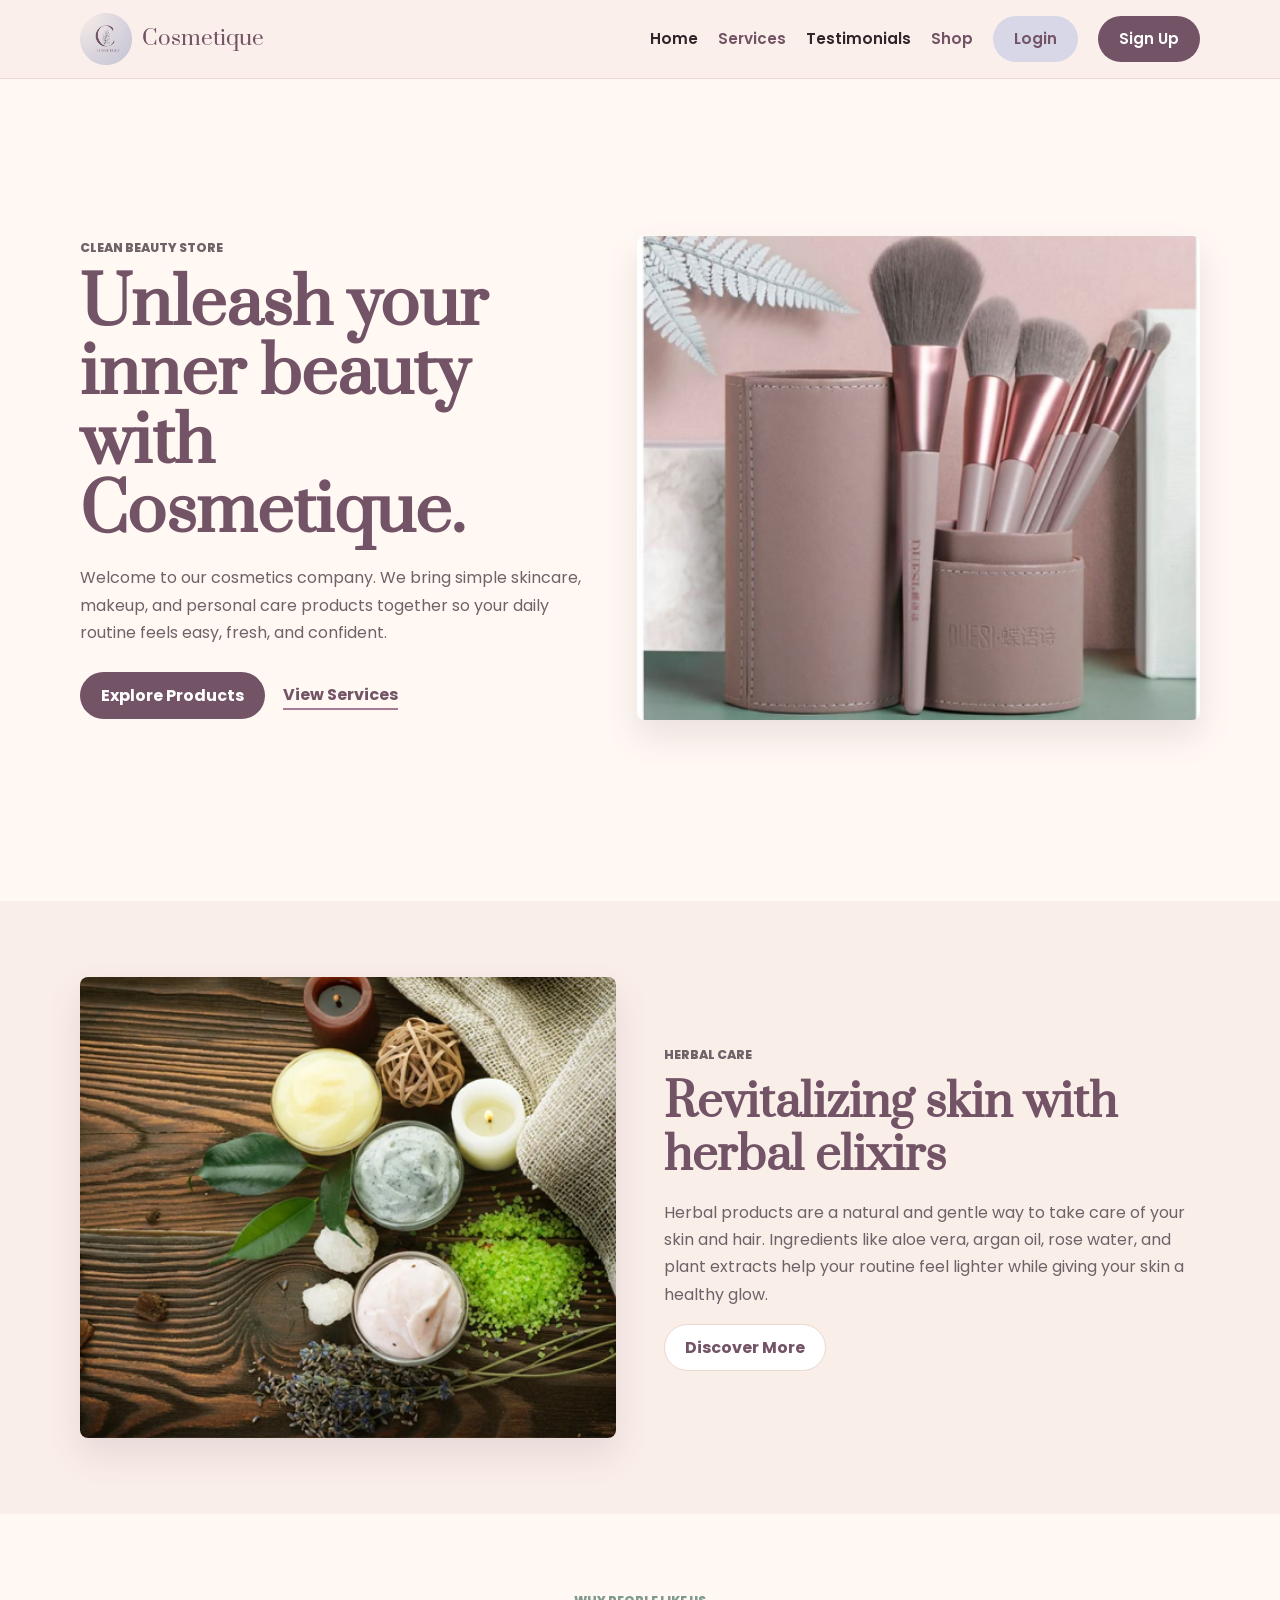
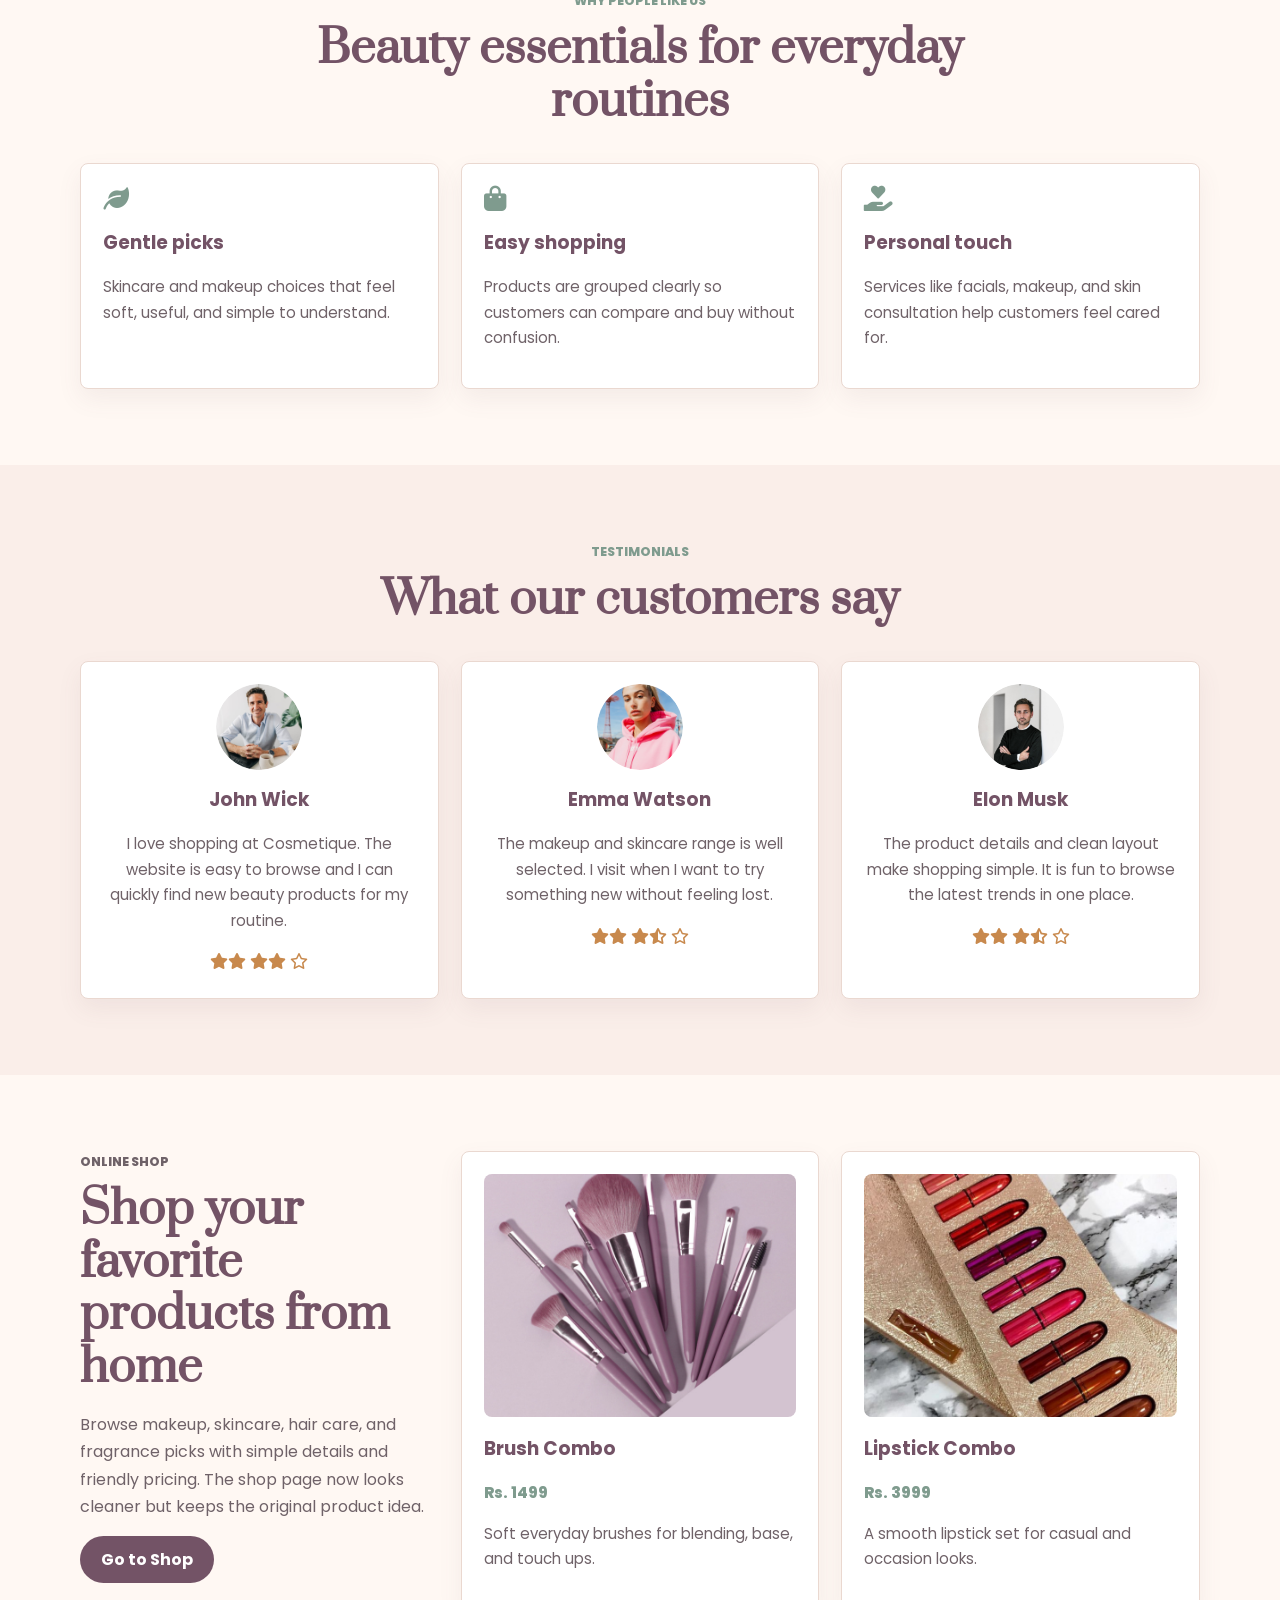
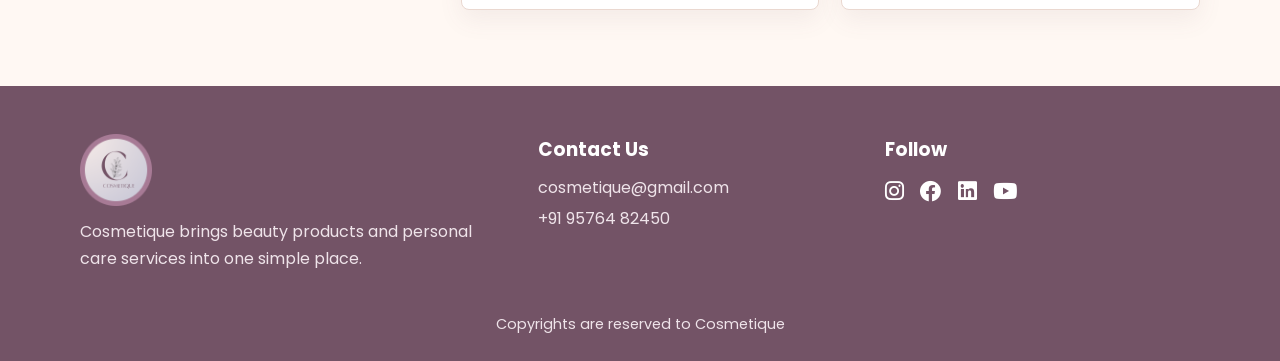
<file: cosmetique-improved/index.html>
<!DOCTYPE html>
<html lang="en">
  <head>
    <meta charset="UTF-8" />
    <meta name="viewport" content="width=device-width, initial-scale=1.0" />
    <title>Cosmetique | Beauty and Skin Care</title>
    <link rel="stylesheet" href="css/style.css" />
    <link
      rel="stylesheet"
      href="https://cdnjs.cloudflare.com/ajax/libs/font-awesome/6.0.0/css/all.min.css"
    />
  </head>
  <body>
    <header class="site-header">
      <div class="wrapper nav-wrapper">
        <a class="brand" href="index.html" aria-label="Cosmetique home">
          <img src="assets/img/Ellipse 1.png" alt="Cosmetique logo" />
          <span>Cosmetique</span>
        </a>

        <button class="menu-toggle" type="button" aria-label="Open menu">
          <span></span>
          <span></span>
          <span></span>
        </button>

        <nav class="navbar" aria-label="Main navigation">
          <button class="close-nav" type="button" aria-label="Close menu">x</button>
          <a href="index.html">Home</a>
          <a href="service.html">Services</a>
          <a href="index.html#testimonials">Testimonials</a>
          <a href="shop.html">Shop</a>
          <a href="login.html" class="nav-btn">Login</a>
          <a href="signup.html" class="nav-btn filled">Sign Up</a>
        </nav>
      </div>
    </header>

    <main>
      <section class="hero wrapper">
        <div class="hero-text reveal">
          <p class="eyebrow">Clean beauty store</p>
          <h1>Unleash your inner beauty with Cosmetique.</h1>
          <p>
            Welcome to our cosmetics company. We bring simple skincare, makeup,
            and personal care products together so your daily routine feels easy,
            fresh, and confident.
          </p>
          <div class="hero-actions">
            <a class="button" href="shop.html">Explore Products</a>
            <a class="text-link" href="service.html">View Services</a>
          </div>
        </div>
        <div class="hero-image reveal">
          <img src="assets/img/Rectangle 27.png" alt="Makeup brushes and beauty products" />
        </div>
      </section>

      <section class="section soft-section">
        <div class="wrapper split">
          <div class="image-panel reveal">
            <img src="assets/img/as2.jpg" alt="Herbal skin care creams and leaves" />
          </div>
          <div class="content-panel reveal">
            <p class="eyebrow">Herbal care</p>
            <h2>Revitalizing skin with herbal elixirs</h2>
            <p>
              Herbal products are a natural and gentle way to take care of your
              skin and hair. Ingredients like aloe vera, argan oil, rose water,
              and plant extracts help your routine feel lighter while giving your
              skin a healthy glow.
            </p>
            <a class="button light" href="service.html">Discover More</a>
          </div>
        </div>
      </section>

      <section class="section wrapper">
        <div class="section-heading">
          <p class="eyebrow">Why people like us</p>
          <h2>Beauty essentials for everyday routines</h2>
        </div>
        <div class="feature-grid">
          <article class="feature-card reveal">
            <i class="fa-solid fa-leaf"></i>
            <h3>Gentle picks</h3>
            <p>Skincare and makeup choices that feel soft, useful, and simple to understand.</p>
          </article>
          <article class="feature-card reveal">
            <i class="fa-solid fa-bag-shopping"></i>
            <h3>Easy shopping</h3>
            <p>Products are grouped clearly so customers can compare and buy without confusion.</p>
          </article>
          <article class="feature-card reveal">
            <i class="fa-solid fa-hand-holding-heart"></i>
            <h3>Personal touch</h3>
            <p>Services like facials, makeup, and skin consultation help customers feel cared for.</p>
          </article>
        </div>
      </section>

      <section class="section soft-section" id="testimonials">
        <div class="wrapper">
          <div class="section-heading">
            <p class="eyebrow">Testimonials</p>
            <h2>What our customers say</h2>
          </div>
          <div class="card-grid testimonials">
            <article class="review-card reveal">
              <img src="assets/img/Ellipse 4.png" alt="Customer profile" />
              <h3>John Wick</h3>
              <p>
                I love shopping at Cosmetique. The website is easy to browse and
                I can quickly find new beauty products for my routine.
              </p>
              <div class="stars" aria-label="4 out of 5 stars">
                <i class="fa-solid fa-star"></i><i class="fa-solid fa-star"></i>
                <i class="fa-solid fa-star"></i><i class="fa-solid fa-star"></i>
                <i class="fa-regular fa-star"></i>
              </div>
            </article>
            <article class="review-card reveal">
              <img src="assets/img/commentor-3.png" alt="Customer profile" />
              <h3>Emma Watson</h3>
              <p>
                The makeup and skincare range is well selected. I visit when I
                want to try something new without feeling lost.
              </p>
              <div class="stars" aria-label="4 out of 5 stars">
                <i class="fa-solid fa-star"></i><i class="fa-solid fa-star"></i>
                <i class="fa-solid fa-star"></i><i class="fa-solid fa-star-half-stroke"></i>
                <i class="fa-regular fa-star"></i>
              </div>
            </article>
            <article class="review-card reveal">
              <img src="assets/img/Ellipse 17.png" alt="Customer profile" />
              <h3>Elon Musk</h3>
              <p>
                The product details and clean layout make shopping simple. It is
                fun to browse the latest trends in one place.
              </p>
              <div class="stars" aria-label="4 out of 5 stars">
                <i class="fa-solid fa-star"></i><i class="fa-solid fa-star"></i>
                <i class="fa-solid fa-star"></i><i class="fa-solid fa-star-half-stroke"></i>
                <i class="fa-regular fa-star"></i>
              </div>
            </article>
          </div>
        </div>
      </section>

      <section class="section wrapper">
        <div class="shop-preview">
          <div class="content-panel reveal">
            <p class="eyebrow">Online shop</p>
            <h2>Shop your favorite products from home</h2>
            <p>
              Browse makeup, skincare, hair care, and fragrance picks with
              simple details and friendly pricing. The shop page now looks
              cleaner but keeps the original product idea.
            </p>
            <a class="button" href="shop.html">Go to Shop</a>
          </div>
          <article class="product-card reveal">
            <img src="assets/img/Rectangle 30.png" alt="Brush combo" />
            <div>
              <h3>Brush Combo</h3>
              <p class="price">Rs. 1499</p>
              <p>Soft everyday brushes for blending, base, and touch ups.</p>
            </div>
          </article>
          <article class="product-card reveal">
            <img src="assets/img/Rectangle 31.png" alt="Lipstick combo" />
            <div>
              <h3>Lipstick Combo</h3>
              <p class="price">Rs. 3999</p>
              <p>A smooth lipstick set for casual and occasion looks.</p>
            </div>
          </article>
        </div>
      </section>
    </main>

    <footer class="site-footer">
      <div class="wrapper footer-grid">
        <div>
          <img class="footer-logo" src="assets/img/Ellipse 11.png" alt="Cosmetique logo" />
          <p>Cosmetique brings beauty products and personal care services into one simple place.</p>
        </div>
        <div>
          <h3>Contact Us</h3>
          <p>cosmetique@gmail.com</p>
          <p>+91 95764 82450</p>
        </div>
        <div>
          <h3>Follow</h3>
          <div class="social">
            <a href="https://www.instagram.com/__cosmetique.co/" target="_blank" aria-label="Instagram"><i class="fa-brands fa-instagram"></i></a>
            <a href="shop.html" aria-label="Facebook"><i class="fa-brands fa-facebook"></i></a>
            <a href="service.html" aria-label="LinkedIn"><i class="fa-brands fa-linkedin"></i></a>
            <a href="shop.html" aria-label="YouTube"><i class="fa-brands fa-youtube"></i></a>
          </div>
        </div>
      </div>
      <p class="copyright">Copyrights are reserved to Cosmetique</p>
    </footer>

    <script src="js/app.js"></script>
  </body>
</html>
</file>
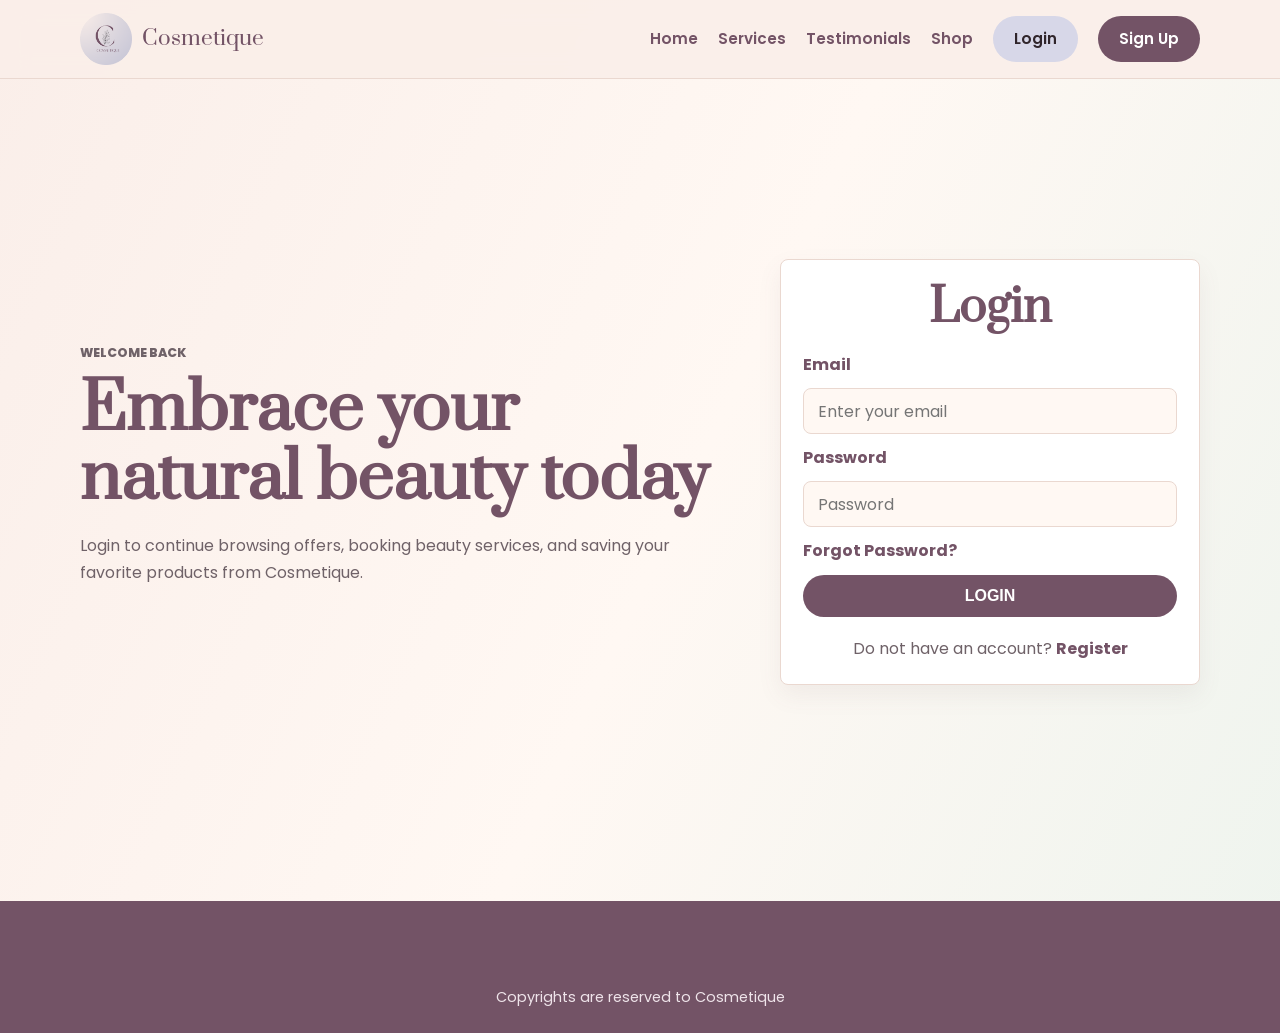
<file: cosmetique-improved/login.html>
<!DOCTYPE html>
<html lang="en">
  <head>
    <meta charset="UTF-8" />
    <meta name="viewport" content="width=device-width, initial-scale=1.0" />
    <title>Cosmetique | Login</title>
    <link rel="stylesheet" href="css/style.css" />
    <link
      rel="stylesheet"
      href="https://cdnjs.cloudflare.com/ajax/libs/font-awesome/6.0.0/css/all.min.css"
    />
  </head>
  <body class="auth-body">
    <header class="site-header">
      <div class="wrapper nav-wrapper">
        <a class="brand" href="index.html" aria-label="Cosmetique home">
          <img src="assets/img/Ellipse 1.png" alt="Cosmetique logo" />
          <span>Cosmetique</span>
        </a>
        <button class="menu-toggle" type="button" aria-label="Open menu"><span></span><span></span><span></span></button>
        <nav class="navbar" aria-label="Main navigation">
          <button class="close-nav" type="button" aria-label="Close menu">x</button>
          <a href="index.html">Home</a>
          <a href="service.html">Services</a>
          <a href="index.html#testimonials">Testimonials</a>
          <a href="shop.html">Shop</a>
          <a href="login.html" class="nav-btn">Login</a>
          <a href="signup.html" class="nav-btn filled">Sign Up</a>
        </nav>
      </div>
    </header>

    <main class="auth-layout wrapper page-top">
      <section class="auth-copy reveal">
        <p class="eyebrow">Welcome back</p>
        <h1>Embrace your natural beauty today</h1>
        <p>
          Login to continue browsing offers, booking beauty services, and saving
          your favorite products from Cosmetique.
        </p>
      </section>

      <form class="auth-card reveal" data-auth-form>
        <h2>Login</h2>
        <label for="email">Email</label>
        <input id="email" type="email" placeholder="Enter your email" required />

        <label for="password">Password</label>
        <input id="password" type="password" placeholder="Password" required />

        <a href="signup.html" class="form-link">Forgot Password?</a>
        <button type="submit" class="button full">Login</button>
        <p class="form-note">Do not have an account? <a href="signup.html">Register</a></p>
      </form>
    </main>

    <footer class="site-footer">
      <p class="copyright">Copyrights are reserved to Cosmetique</p>
    </footer>

    <script src="js/app.js"></script>
  </body>
</html>
</file>
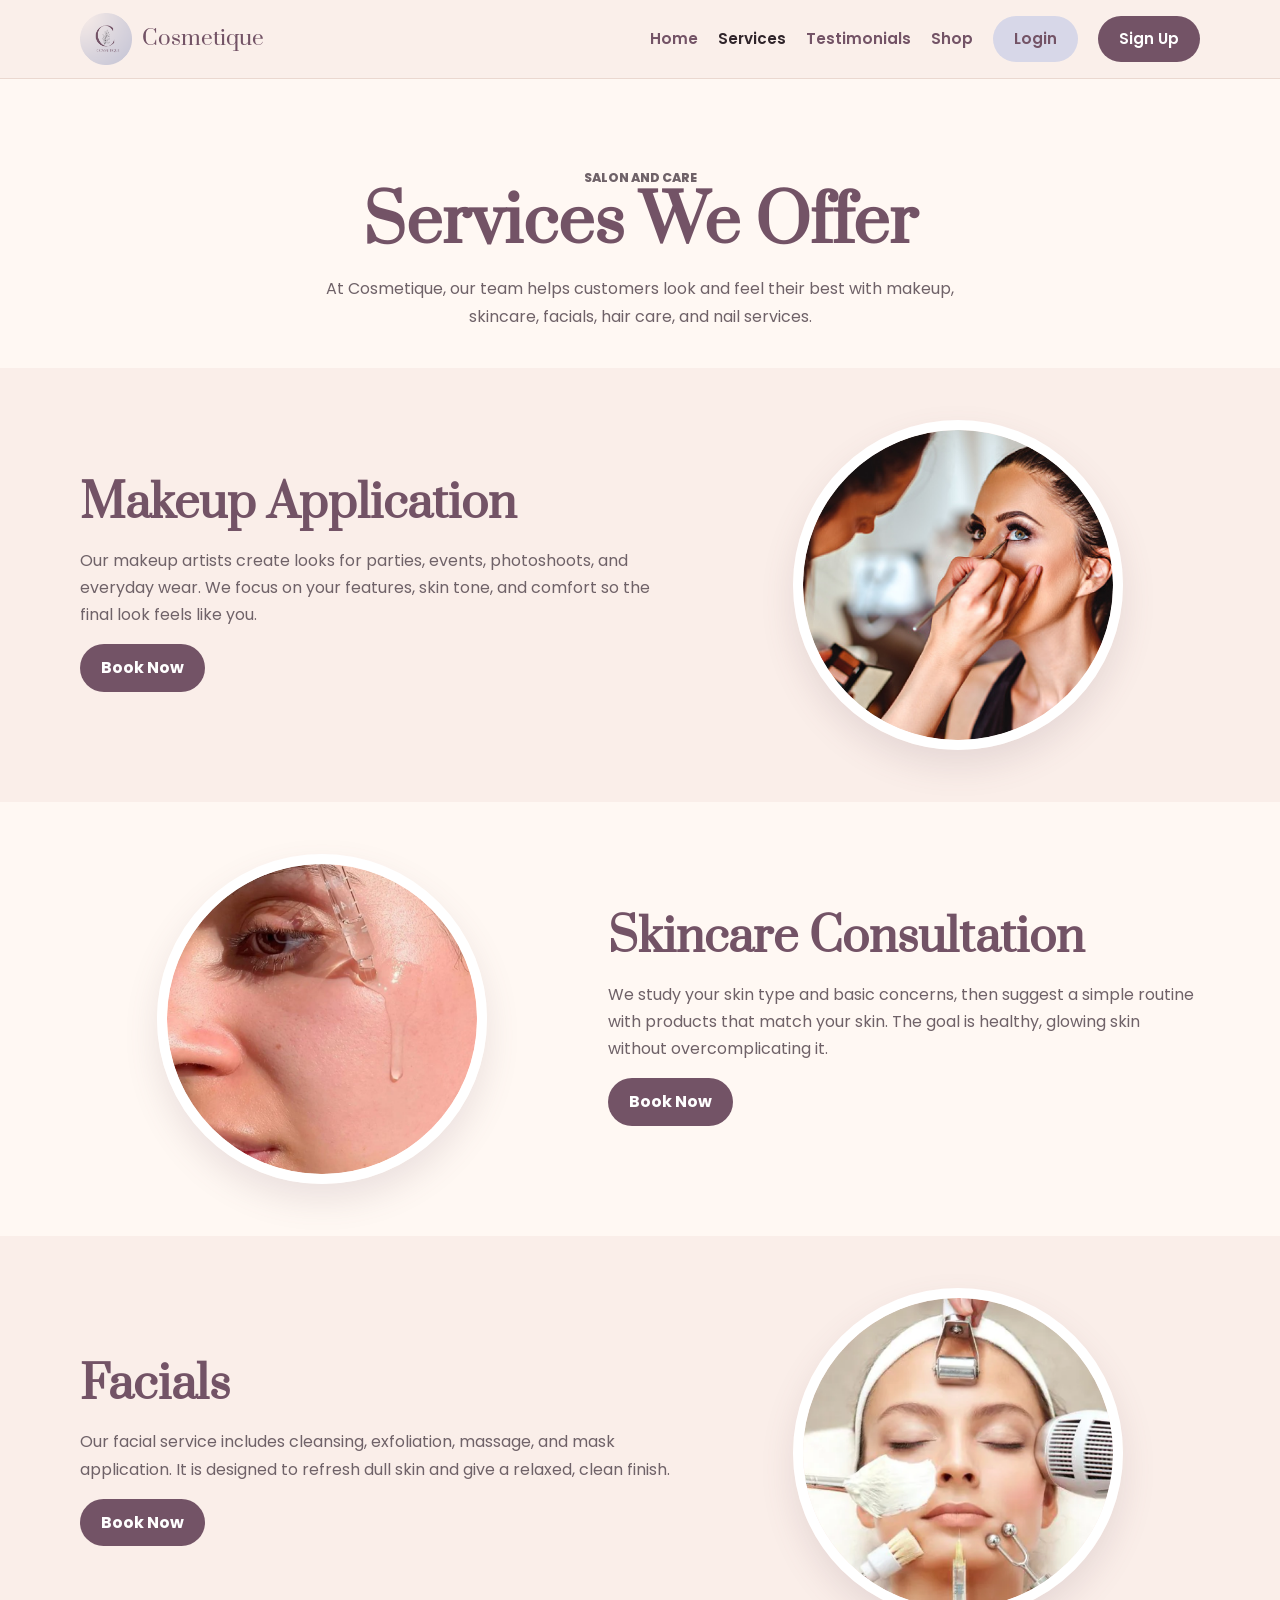
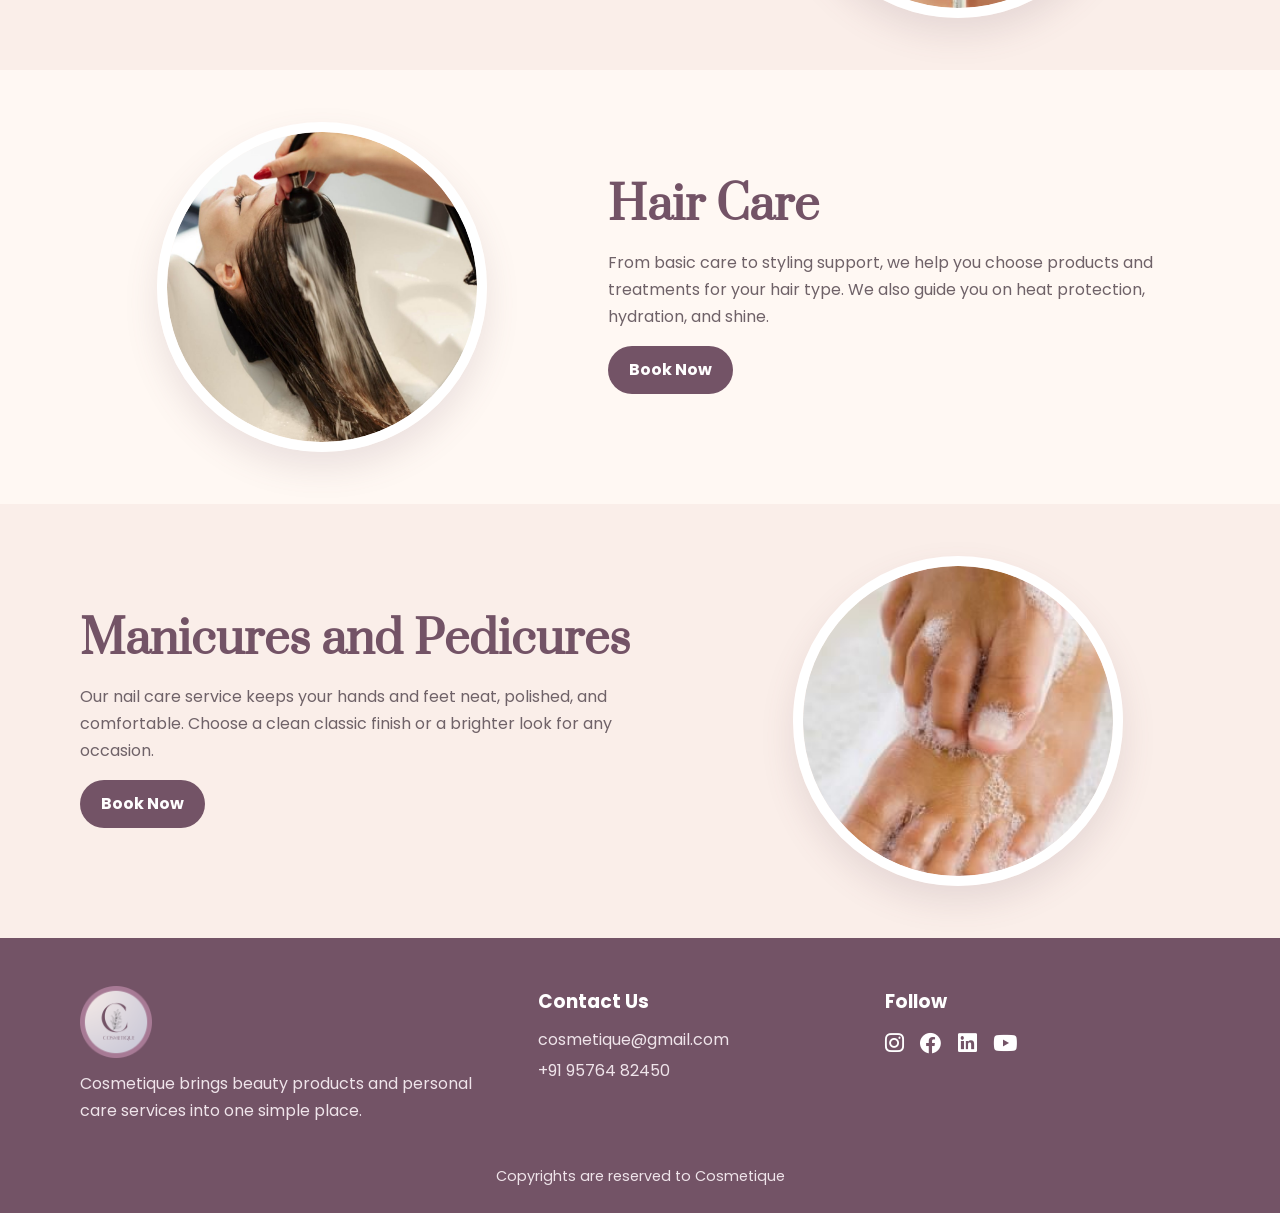
<file: cosmetique-improved/service.html>
<!DOCTYPE html>
<html lang="en">
  <head>
    <meta charset="UTF-8" />
    <meta name="viewport" content="width=device-width, initial-scale=1.0" />
    <title>Cosmetique | Services</title>
    <link rel="stylesheet" href="css/style.css" />
    <link
      rel="stylesheet"
      href="https://cdnjs.cloudflare.com/ajax/libs/font-awesome/6.0.0/css/all.min.css"
    />
  </head>
  <body>
    <header class="site-header">
      <div class="wrapper nav-wrapper">
        <a class="brand" href="index.html" aria-label="Cosmetique home">
          <img src="assets/img/Ellipse 1.png" alt="Cosmetique logo" />
          <span>Cosmetique</span>
        </a>
        <button class="menu-toggle" type="button" aria-label="Open menu"><span></span><span></span><span></span></button>
        <nav class="navbar" aria-label="Main navigation">
          <button class="close-nav" type="button" aria-label="Close menu">x</button>
          <a href="index.html">Home</a>
          <a href="service.html">Services</a>
          <a href="index.html#testimonials">Testimonials</a>
          <a href="shop.html">Shop</a>
          <a href="login.html" class="nav-btn">Login</a>
          <a href="signup.html" class="nav-btn filled">Sign Up</a>
        </nav>
      </div>
    </header>

    <main class="page-top">
      <section class="wrapper page-intro reveal">
        <p class="eyebrow">Salon and care</p>
        <h1>Services We Offer</h1>
        <p>
          At Cosmetique, our team helps customers look and feel their best with
          makeup, skincare, facials, hair care, and nail services.
        </p>
      </section>

      <section class="service-list">
        <article class="service-row soft-section">
          <div class="wrapper service-inner">
            <div class="service-copy reveal">
              <h2>Makeup Application</h2>
              <p>
                Our makeup artists create looks for parties, events, photoshoots,
                and everyday wear. We focus on your features, skin tone, and
                comfort so the final look feels like you.
              </p>
              <a class="button" href="login.html">Book Now</a>
            </div>
            <img class="service-photo reveal" src="assets/img/Ellipse 28.png" alt="Makeup service" />
          </div>
        </article>

        <article class="service-row">
          <div class="wrapper service-inner reverse">
            <img class="service-photo reveal" src="assets/img/Ellipse 24.png" alt="Skincare consultation" />
            <div class="service-copy reveal">
              <h2>Skincare Consultation</h2>
              <p>
                We study your skin type and basic concerns, then suggest a simple
                routine with products that match your skin. The goal is healthy,
                glowing skin without overcomplicating it.
              </p>
              <a class="button" href="login.html">Book Now</a>
            </div>
          </div>
        </article>

        <article class="service-row soft-section">
          <div class="wrapper service-inner">
            <div class="service-copy reveal">
              <h2>Facials</h2>
              <p>
                Our facial service includes cleansing, exfoliation, massage, and
                mask application. It is designed to refresh dull skin and give a
                relaxed, clean finish.
              </p>
              <a class="button" href="login.html">Book Now</a>
            </div>
            <img class="service-photo reveal" src="assets/img/Ellipse 27.png" alt="Facial service" />
          </div>
        </article>

        <article class="service-row">
          <div class="wrapper service-inner reverse">
            <img class="service-photo reveal" src="assets/img/Ellipse 26.png" alt="Hair care service" />
            <div class="service-copy reveal">
              <h2>Hair Care</h2>
              <p>
                From basic care to styling support, we help you choose products
                and treatments for your hair type. We also guide you on heat
                protection, hydration, and shine.
              </p>
              <a class="button" href="login.html">Book Now</a>
            </div>
          </div>
        </article>

        <article class="service-row soft-section">
          <div class="wrapper service-inner">
            <div class="service-copy reveal">
              <h2>Manicures and Pedicures</h2>
              <p>
                Our nail care service keeps your hands and feet neat, polished,
                and comfortable. Choose a clean classic finish or a brighter look
                for any occasion.
              </p>
              <a class="button" href="login.html">Book Now</a>
            </div>
            <img class="service-photo reveal" src="assets/img/Ellipse 25.png" alt="Manicure and pedicure service" />
          </div>
        </article>
      </section>
    </main>

    <footer class="site-footer">
      <div class="wrapper footer-grid">
        <div>
          <img class="footer-logo" src="assets/img/Ellipse 11.png" alt="Cosmetique logo" />
          <p>Cosmetique brings beauty products and personal care services into one simple place.</p>
        </div>
        <div>
          <h3>Contact Us</h3>
          <p>cosmetique@gmail.com</p>
          <p>+91 95764 82450</p>
        </div>
        <div>
          <h3>Follow</h3>
          <div class="social">
            <a href="https://www.instagram.com/__cosmetique.co/" target="_blank" aria-label="Instagram"><i class="fa-brands fa-instagram"></i></a>
            <a href="shop.html" aria-label="Facebook"><i class="fa-brands fa-facebook"></i></a>
            <a href="service.html" aria-label="LinkedIn"><i class="fa-brands fa-linkedin"></i></a>
            <a href="shop.html" aria-label="YouTube"><i class="fa-brands fa-youtube"></i></a>
          </div>
        </div>
      </div>
      <p class="copyright">Copyrights are reserved to Cosmetique</p>
    </footer>

    <script src="js/app.js"></script>
  </body>
</html>
</file>
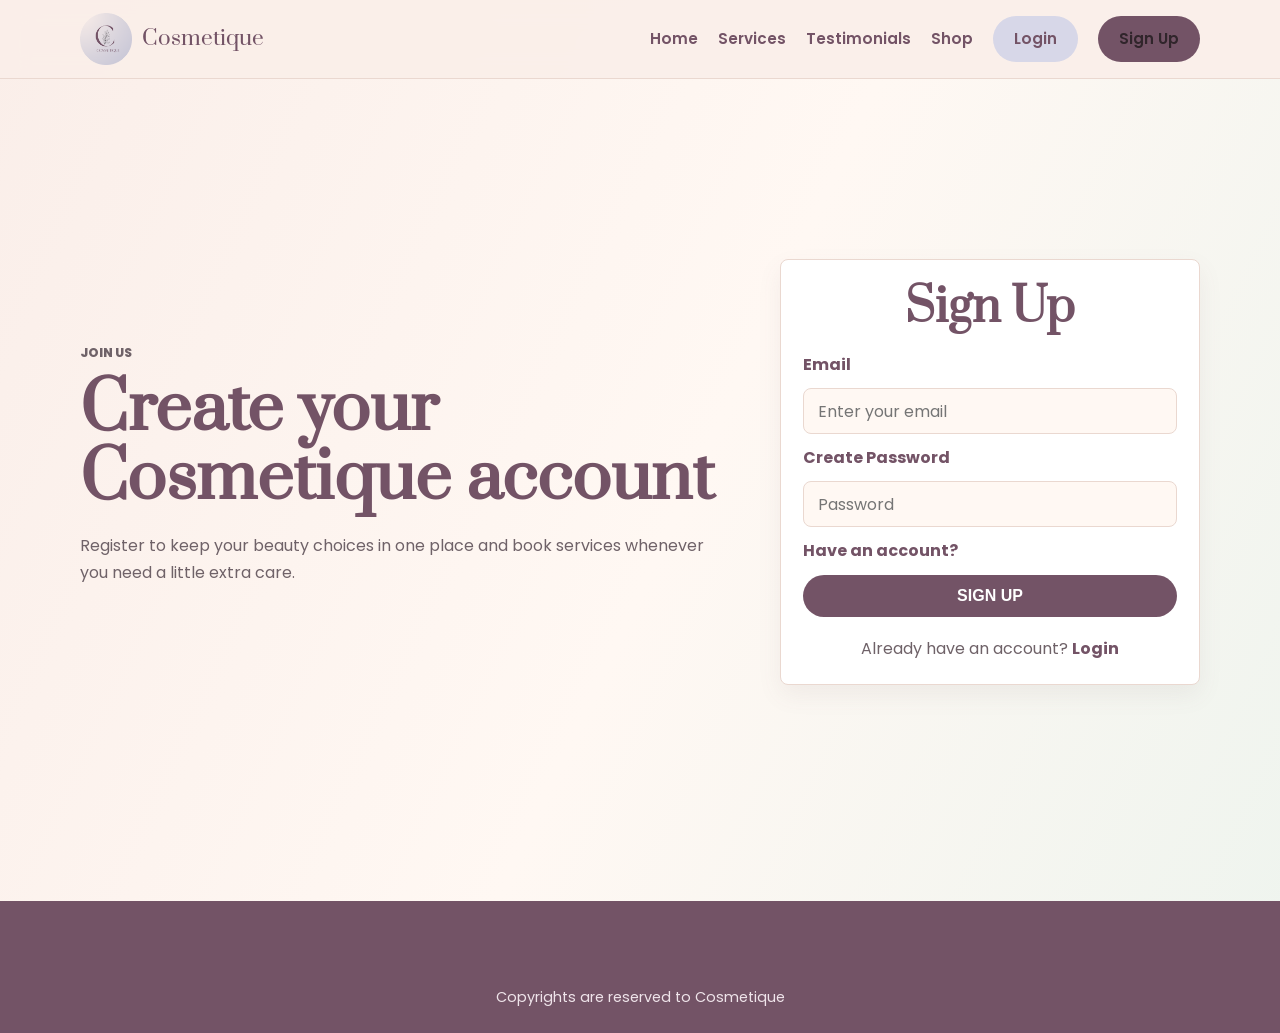
<file: cosmetique-improved/signup.html>
<!DOCTYPE html>
<html lang="en">
  <head>
    <meta charset="UTF-8" />
    <meta name="viewport" content="width=device-width, initial-scale=1.0" />
    <title>Cosmetique | Sign Up</title>
    <link rel="stylesheet" href="css/style.css" />
    <link
      rel="stylesheet"
      href="https://cdnjs.cloudflare.com/ajax/libs/font-awesome/6.0.0/css/all.min.css"
    />
  </head>
  <body class="auth-body">
    <header class="site-header">
      <div class="wrapper nav-wrapper">
        <a class="brand" href="index.html" aria-label="Cosmetique home">
          <img src="assets/img/Ellipse 1.png" alt="Cosmetique logo" />
          <span>Cosmetique</span>
        </a>
        <button class="menu-toggle" type="button" aria-label="Open menu"><span></span><span></span><span></span></button>
        <nav class="navbar" aria-label="Main navigation">
          <button class="close-nav" type="button" aria-label="Close menu">x</button>
          <a href="index.html">Home</a>
          <a href="service.html">Services</a>
          <a href="index.html#testimonials">Testimonials</a>
          <a href="shop.html">Shop</a>
          <a href="login.html" class="nav-btn">Login</a>
          <a href="signup.html" class="nav-btn filled">Sign Up</a>
        </nav>
      </div>
    </header>

    <main class="auth-layout wrapper page-top">
      <section class="auth-copy reveal">
        <p class="eyebrow">Join us</p>
        <h1>Create your Cosmetique account</h1>
        <p>
          Register to keep your beauty choices in one place and book services
          whenever you need a little extra care.
        </p>
      </section>

      <form class="auth-card reveal" data-auth-form>
        <h2>Sign Up</h2>
        <label for="email">Email</label>
        <input id="email" type="email" placeholder="Enter your email" required />

        <label for="password">Create Password</label>
        <input id="password" type="password" placeholder="Password" required />

        <a href="login.html" class="form-link">Have an account?</a>
        <button type="submit" class="button full">Sign Up</button>
        <p class="form-note">Already have an account? <a href="login.html">Login</a></p>
      </form>
    </main>

    <footer class="site-footer">
      <p class="copyright">Copyrights are reserved to Cosmetique</p>
    </footer>

    <script src="js/app.js"></script>
  </body>
</html>
</file>
<file: cosmetique-improved/css/style.css>
@import url("https://fonts.googleapis.com/css2?family=Poppins:wght@400;500;600;700&family=Prata&display=swap");

:root {
  --cream: #fff8f3;
  --blush: #faeee9;
  --rose: #a77a95;
  --plum: #735366;
  --sage: #7f9b8e;
  --ink: #30252b;
  --muted: #6f6268;
  --line: #ead8d0;
  --white: #ffffff;
  --shadow: 0 16px 34px rgba(115, 83, 102, 0.14);
}

* {
  box-sizing: border-box;
}

html {
  scroll-behavior: smooth;
  overflow-x: hidden;
}

body {
  margin: 0;
  background: var(--cream);
  color: var(--ink);
  font-family: "Poppins", sans-serif;
  line-height: 1.7;
  overflow-x: hidden;
}

img {
  display: block;
  max-width: 100%;
}

a {
  color: inherit;
}

.wrapper {
  width: min(1120px, calc(100% - 32px));
  margin: 0 auto;
}

.site-header {
  position: sticky;
  top: 0;
  z-index: 10;
  background: rgba(250, 238, 233, 0.94);
  border-bottom: 1px solid var(--line);
  backdrop-filter: blur(12px);
}

.nav-wrapper {
  position: relative;
  min-height: 78px;
  display: flex;
  align-items: center;
  justify-content: space-between;
  gap: 24px;
}

.brand {
  display: inline-flex;
  align-items: center;
  gap: 10px;
  text-decoration: none;
  font-family: "Prata", serif;
  font-size: 1.3rem;
  color: var(--plum);
}

.brand img {
  width: 52px;
  height: 52px;
  object-fit: contain;
}

.navbar {
  display: flex;
  align-items: center;
  gap: 20px;
}

.navbar a {
  text-decoration: none;
  color: var(--plum);
  font-weight: 600;
  font-size: 0.95rem;
}

.navbar a:hover,
.navbar a.active {
  color: var(--ink);
}

.nav-btn,
.small-button,
.button {
  display: inline-flex;
  align-items: center;
  justify-content: center;
  min-height: 42px;
  border-radius: 999px;
  padding: 9px 20px;
  background: #d7d7e8;
  text-decoration: none;
  color: var(--ink);
  border: 1px solid transparent;
  font-weight: 700;
  cursor: pointer;
  transition: transform 180ms ease, background 180ms ease, box-shadow 180ms ease;
}

.nav-btn.filled,
.button {
  background: var(--plum);
  color: var(--white);
}

.button.light {
  background: var(--white);
  color: var(--plum);
  border-color: var(--line);
}

.button:hover,
.small-button:hover,
.nav-btn:hover {
  transform: translateY(-2px);
  box-shadow: var(--shadow);
}

.menu-toggle,
.close-nav {
  display: none;
}

.page-top {
  padding-top: 34px;
}

.hero {
  min-height: calc(100vh - 78px);
  display: grid;
  grid-template-columns: 0.95fr 1.05fr;
  align-items: center;
  gap: 48px;
  padding: 52px 0 76px;
}

.hero-text h1,
.page-intro h1,
.auth-copy h1 {
  margin: 0 0 18px;
  font-family: "Prata", serif;
  font-size: clamp(2.3rem, 5vw, 4.8rem);
  line-height: 1.08;
  color: var(--plum);
}

.hero-text p,
.content-panel p,
.page-intro p,
.auth-copy p {
  color: var(--muted);
  max-width: 650px;
}

.eyebrow {
  margin: 0 0 12px;
  color: var(--sage);
  font-weight: 800;
  letter-spacing: 0;
  text-transform: uppercase;
  font-size: 0.78rem;
}

.hero-actions {
  display: flex;
  align-items: center;
  gap: 18px;
  flex-wrap: wrap;
  margin-top: 26px;
}

.text-link {
  color: var(--plum);
  font-weight: 700;
  text-decoration: none;
  border-bottom: 2px solid var(--rose);
}

.hero-image img,
.image-panel img {
  width: 100%;
  aspect-ratio: 1 / 0.86;
  object-fit: cover;
  border-radius: 8px;
  box-shadow: var(--shadow);
}

.section {
  padding: 76px 0;
}

.soft-section {
  background: var(--blush);
}

.split {
  display: grid;
  grid-template-columns: 1fr 1fr;
  align-items: center;
  gap: 48px;
}

h2 {
  margin: 0 0 16px;
  font-family: "Prata", serif;
  font-size: clamp(1.9rem, 3.5vw, 3rem);
  line-height: 1.18;
  color: var(--plum);
}

h3 {
  margin: 0 0 8px;
  color: var(--plum);
}

.section-heading {
  text-align: center;
  max-width: 680px;
  margin: 0 auto 34px;
}

.feature-grid,
.card-grid,
.shop-preview {
  display: grid;
  grid-template-columns: repeat(3, 1fr);
  gap: 22px;
}

.feature-card,
.review-card,
.product-card,
.auth-card {
  background: var(--white);
  border: 1px solid var(--line);
  border-radius: 8px;
  padding: 22px;
  box-shadow: 0 10px 24px rgba(115, 83, 102, 0.08);
}

.feature-card i {
  color: var(--sage);
  font-size: 1.6rem;
  margin-bottom: 16px;
}

.review-card {
  text-align: center;
}

.review-card img {
  width: 86px;
  height: 86px;
  object-fit: cover;
  border-radius: 50%;
  margin: 0 auto 14px;
}

.review-card p,
.feature-card p,
.product-card p {
  color: var(--muted);
  font-size: 0.94rem;
}

.stars {
  color: #c8894d;
}

.shop-preview {
  align-items: stretch;
}

.shop-preview .content-panel {
  padding-right: 12px;
}

.product-card {
  display: flex;
  flex-direction: column;
  gap: 16px;
}

.product-card img {
  width: 100%;
  aspect-ratio: 1 / 0.78;
  object-fit: cover;
  border-radius: 8px;
  background: var(--blush);
}

.price {
  color: var(--sage) !important;
  font-weight: 800;
}

.small-button {
  min-height: 36px;
  margin-top: 6px;
  padding: 7px 16px;
  font-size: 0.88rem;
}

.site-footer {
  background: var(--plum);
  color: var(--white);
  padding: 48px 0 20px;
}

.footer-grid {
  display: grid;
  grid-template-columns: 1.35fr 1fr 1fr;
  gap: 32px;
  align-items: start;
}

.footer-logo {
  width: 72px;
  margin-bottom: 12px;
}

.site-footer p {
  color: #efe4ea;
  margin: 4px 0;
}

.site-footer h3 {
  color: var(--white);
}

.social {
  display: flex;
  gap: 16px;
  font-size: 1.35rem;
}

.social a {
  color: var(--white);
}

.copyright {
  margin-top: 36px !important;
  text-align: center;
  font-size: 0.9rem;
}

.page-intro {
  padding: 54px 0 38px;
  text-align: center;
}

.page-intro p {
  margin: 0 auto;
}

.service-row {
  padding: 52px 0;
}

.service-inner {
  display: grid;
  grid-template-columns: 1.1fr 0.9fr;
  align-items: center;
  gap: 44px;
}

.service-inner.reverse {
  grid-template-columns: 0.9fr 1.1fr;
}

.service-copy p {
  color: var(--muted);
}

.service-photo {
  width: min(330px, 100%);
  aspect-ratio: 1;
  object-fit: cover;
  border-radius: 50%;
  margin: auto;
  border: 10px solid var(--white);
  box-shadow: var(--shadow);
}

.shop-hero {
  position: relative;
  min-height: 430px;
  display: grid;
  align-items: center;
  overflow: hidden;
  background: var(--blush);
}

.shop-hero img {
  position: absolute;
  inset: 0;
  width: 100%;
  height: 100%;
  object-fit: cover;
}

.shop-hero::after {
  content: "";
  position: absolute;
  inset: 0;
  background: linear-gradient(90deg, rgba(255, 248, 243, 0.94), rgba(255, 248, 243, 0.28));
}

.shop-hero-text {
  position: relative;
  z-index: 1;
  width: min(1120px, calc(100% - 32px));
  margin: 0 auto;
}

.shop-hero h1 {
  max-width: 560px;
  margin: 0;
  color: var(--plum);
  font-family: "Prata", serif;
  font-size: clamp(2rem, 5vw, 4rem);
  line-height: 1.12;
}

.category-row {
  display: grid;
  grid-template-columns: repeat(5, 1fr);
  gap: 18px;
}

.category-row article {
  text-align: center;
}

.category-row img {
  width: 120px;
  height: 120px;
  margin: 0 auto 10px;
  object-fit: cover;
  border-radius: 50%;
  border: 3px solid var(--white);
  box-shadow: var(--shadow);
}

.auth-body {
  background: linear-gradient(115deg, var(--blush), var(--cream) 52%, #eef4ee);
}

.auth-layout {
  min-height: calc(100vh - 78px);
  display: grid;
  grid-template-columns: 1fr 420px;
  align-items: center;
  gap: 58px;
  padding-bottom: 70px;
}

.auth-card {
  display: grid;
  gap: 10px;
}

.auth-card h2 {
  text-align: center;
  margin-bottom: 6px;
}

.auth-card label {
  color: var(--plum);
  font-weight: 700;
}

.auth-card input {
  width: 100%;
  min-height: 46px;
  border: 1px solid var(--line);
  border-radius: 8px;
  padding: 0 14px;
  font: inherit;
  background: var(--cream);
}

.auth-card input:focus {
  outline: 2px solid rgba(127, 155, 142, 0.36);
  border-color: var(--sage);
}

.form-link,
.form-note a {
  color: var(--plum);
  font-weight: 700;
  text-decoration: none;
}

.form-note {
  text-align: center;
  color: var(--muted);
  margin: 8px 0 0;
}

.button.full {
  width: 100%;
  border: 0;
  font-size: 1rem;
  text-transform: uppercase;
}

.submitted {
  outline: 3px solid rgba(127, 155, 142, 0.2);
}

.reveal {
  opacity: 0;
  transform: translateY(16px);
  transition: opacity 500ms ease, transform 500ms ease;
}

.reveal.visible {
  opacity: 1;
  transform: translateY(0);
}

.hide-scroll {
  overflow: hidden;
}

@media (max-width: 900px) {
  .nav-wrapper {
    justify-content: flex-start;
  }

  .menu-toggle {
    display: grid;
    gap: 5px;
    position: relative;
    margin-left: 14px;
    width: 46px;
    height: 46px;
    place-content: center;
    border: 0;
    border-radius: 50%;
    background: var(--plum);
    box-shadow: 0 8px 18px rgba(115, 83, 102, 0.16);
    z-index: 5;
  }

  .menu-toggle span {
    display: block;
    width: 22px;
    height: 2px;
    background: var(--white);
  }

  .navbar {
    position: fixed;
    top: 0;
    right: 0;
    bottom: 0;
    width: min(360px, 92vw);
    padding: 30px;
    background: var(--blush);
    box-shadow: var(--shadow);
    transform: translateX(105%);
    transition: transform 220ms ease;
    flex-direction: column;
    align-items: flex-start;
  }

  .navbar.show {
    transform: translateX(0);
  }

  .close-nav {
    display: block;
    align-self: flex-end;
    width: 42px;
    height: 42px;
    border: 1px solid var(--line);
    border-radius: 8px;
    background: var(--white);
    color: var(--plum);
    font-size: 1.4rem;
    cursor: pointer;
  }

  .hero,
  .split,
  .service-inner,
  .service-inner.reverse,
  .auth-layout {
    grid-template-columns: 1fr;
  }

  .hero {
    padding-top: 34px;
    min-height: auto;
  }

  .hero-image {
    order: -1;
  }

  .feature-grid,
  .card-grid,
  .shop-preview,
  .footer-grid {
    grid-template-columns: 1fr;
  }

  .category-row {
    grid-template-columns: repeat(2, 1fr);
  }

  .auth-layout {
    gap: 26px;
  }
}

@media (max-width: 560px) {
  .wrapper {
    width: min(100% - 22px, 1120px);
  }

  .brand span {
    display: none;
  }

  .section {
    padding: 54px 0;
  }

  .shop-hero {
    min-height: 360px;
  }

  .shop-hero-text {
    width: min(100% - 28px, 1120px);
  }

  .shop-hero::after {
    background: linear-gradient(90deg, rgba(255, 248, 243, 0.96), rgba(255, 248, 243, 0.72));
  }

  .shop-hero h1 {
    font-size: clamp(2rem, 10vw, 2.7rem);
  }

  .category-row {
    grid-template-columns: 1fr;
  }

  .footer-grid {
    gap: 22px;
  }
}
</file>
